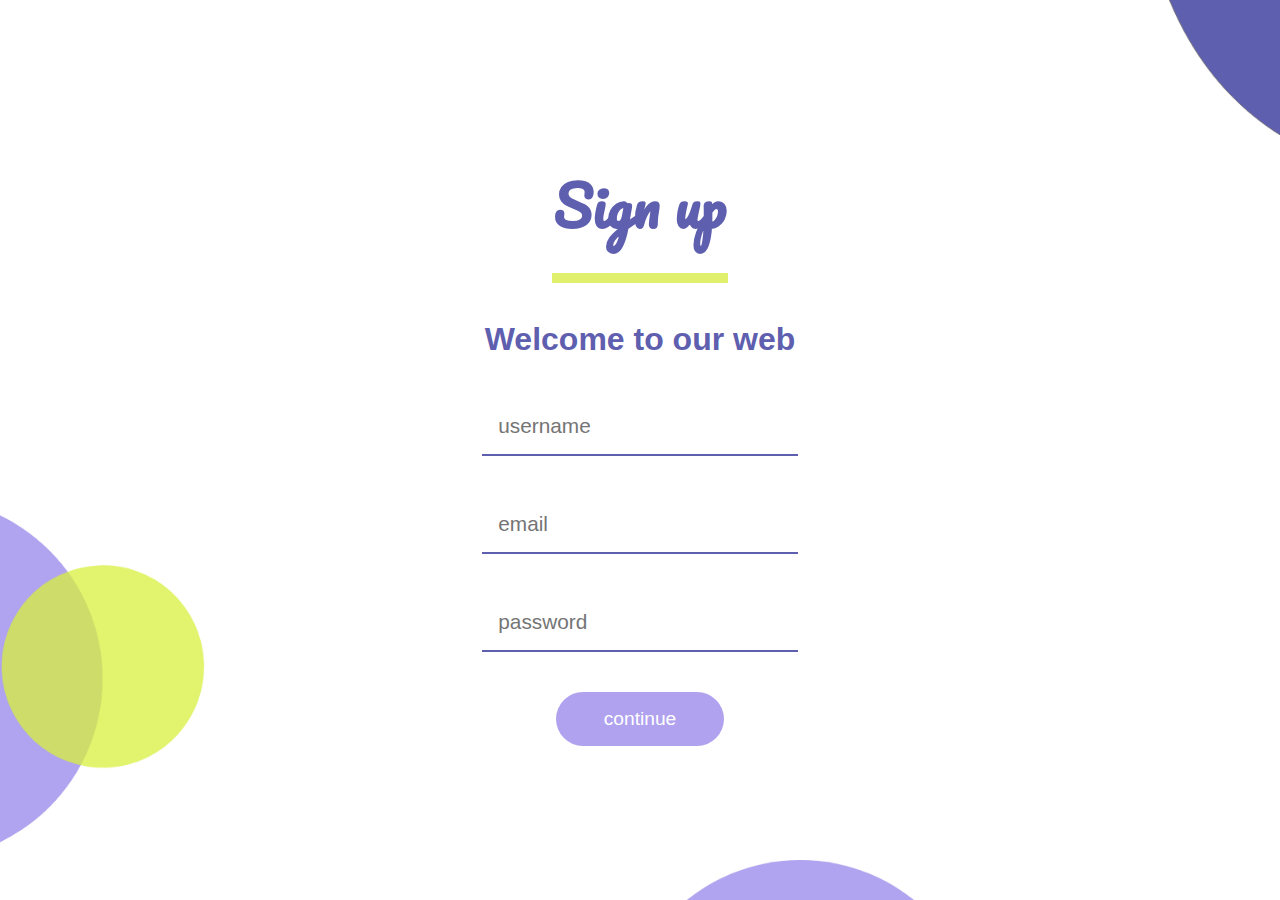
<file: index.html>
<!DOCTYPE html>
<html lang="en">
    <head>
        <title>elfnan</title>
        <meta charset="utf-8">
        <meta name="viewport" content="width=device-width, initial-scale=1.0">
        <meta http-equiv="X-UA-compatible" content="ie=edge">
        <link rel="stylesheet" href="style.css">
        <link rel="icon" href="images.png">
    </head>
    <body>
        <header>
            <div class="main-header">
                <h1>Sign up</h1>
                <hr><br>
                <h3>Welcome to our web</h3>
                <p><input type="text" placeholder="username"></p>
                <p><input type="email" placeholder="email"></p>
                <p><input type="password" placeholder="password"></p>
                <p><a href="home.html"><button> continue </button></a></p>
            </div>
        </header>
    </body>
</html>
</file>
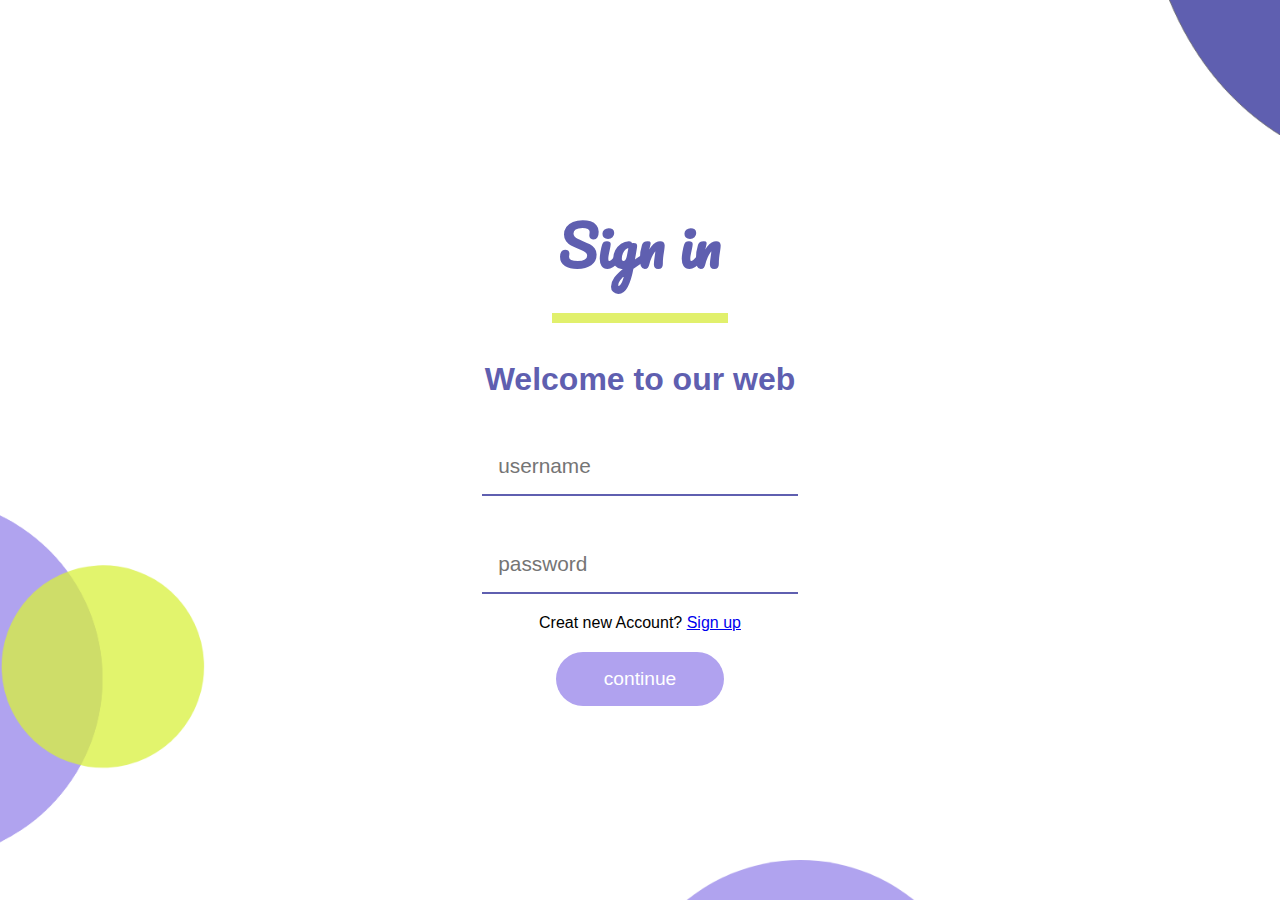
<file: login.html>
<!DOCTYPE html>
<html lang="en">
    <head>
        <title>elfnan</title>
        <meta charset="utf-8">
        <meta name="viewport" content="width=device-width, initial-scale=1.0">
        <meta http-equiv="X-UA-compatible" content="ie=edge">
        <link rel="stylesheet" href="style.css">
        <link rel="icon" href="images.png">
    </head>
    <body>
        <header>
            <div class="main-header">
                <h1>Sign in</h1>
                <hr><br>
                <h3>Welcome to our web</h3>
                <p><input type="text" placeholder="username"></p>
                <p><input type="password" placeholder="password"></p>
                <p class="cc"> Creat new Account? <a class="c1" href="index.html">Sign up</a></p>
                <p><a href="home.html"><button> continue </button></a></p>
                
            </div>
        </header>
    </body>
</html>
</file>
<file: style.css>
@import url('https://fonts.googleapis.com/css2?family=Pacifico&display=swap');
*{
    padding: 0;
    margin: 0;
    box-sizing: border-box;
}

:root{
    --main-font: 'Pacifico', cursive;
}

html{
    font-family: sans-serif;
}

header{
    height: 100vh;
    width: 100%;
    background-image: url(home-page.png);
    background-repeat: no-repeat;
    background-size: cover;
    display: flex;
    justify-content: center;
    align-items: center;
    user-select: none;
}

.main-header{
    text-align: center;
    transition: 0.5s;
}

.main-header:hover{
    -webkit-box-shadow: 0px 11px 54px 0px rgba(169,191,28,1);
    -moz-box-shadow: 0px 11px 54px 0px rgba(169,191,28,1);
    box-shadow: 0px 11px 54px 0px rgba(169,191,28,1);
}

.main-header h1{
    font-size: 3.5rem;
    font-family: var(--main-font);
    color: #5f5fB0;
    margin: 20px;
}

.main-header hr{
    width: 50%;
    margin: auto;
    padding: 5px;
    background: #E1F06c;
    border: none;
}

.main-header h3{
    margin: 20px;
    color: #5f5fB0;
    font-size: 2rem;
}

.main-header input{
    width: 90%;
    padding: 1rem;
    margin: 20px 0px;
    border: none;
    border-bottom: 2px solid #5f5fB0;
    font-size: 1.3rem;
    background: transparent;
    outline: none;
}
.main-header button{
    padding: 1rem 3rem;
    font-size: 1.2rem;
    background: #B0A2EF;
    color: #fff;
    border: none;
    border-radius: 50px;
    cursor: pointer;
    transition: 0.5s;
    outline: none;
    margin: 20px;
}

.main-header button:hover{
    transform: scale(1.2);
}
</file>
